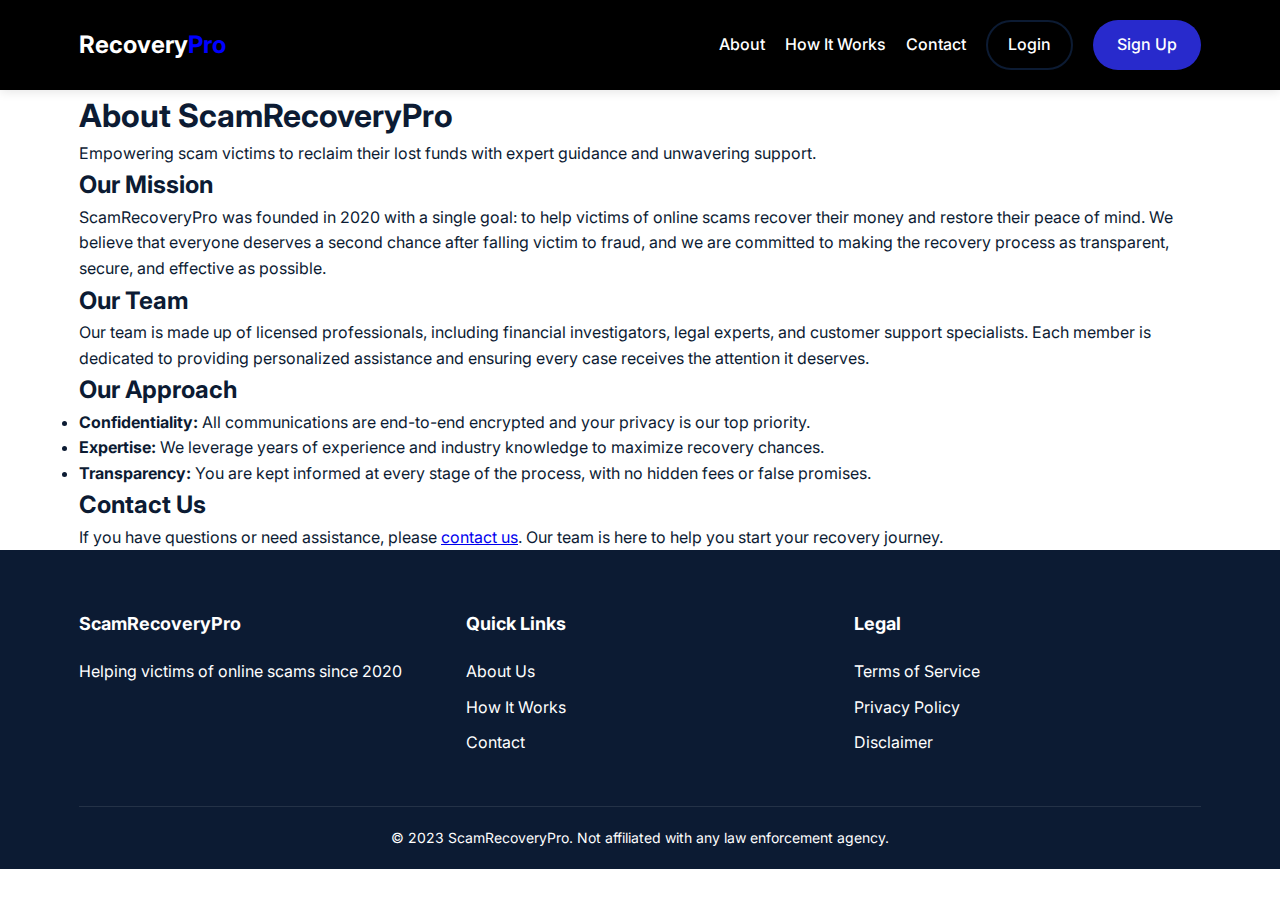
<file: about.html>
<!DOCTYPE html>
<html lang="en">
  <head>
    <meta charset="UTF-8" />
    <meta name="viewport" content="width=device-width, initial-scale=1.0" />
    <title>About Us - Scam Recovery Pro</title>
    <link rel="stylesheet" href="css/style.css" />
    <link
      href="https://fonts.googleapis.com/css2?family=Inter:wght@400;600&display=swap"
      rel="stylesheet"
    />
  </head>
  <body>
    <nav class="navbar">
      <div class="container">
        <a href="index.html" class="logo">Recovery<span>Pro</span></a>
        <div class="nav-links">
          <a href="about.html">About</a>
          <a href="index.html#how-it-works">How It Works</a>
          <a href="index.html#contact">Contact</a>
          <a href="login.html" class="btn-outline">Login</a>
          <a href="signup.html" class="btn-primary">Sign Up</a>
        </div>
      </div>
    </nav>
    <section class="about-hero">
      <div class="container">
        <h1>About ScamRecoveryPro</h1>
        <p>
          Empowering scam victims to reclaim their lost funds with expert
          guidance and unwavering support.
        </p>
      </div>
    </section>
    <section class="about-content">
      <div class="container">
        <h2>Our Mission</h2>
        <p>
          ScamRecoveryPro was founded in 2020 with a single goal: to help
          victims of online scams recover their money and restore their peace of
          mind. We believe that everyone deserves a second chance after falling
          victim to fraud, and we are committed to making the recovery process
          as transparent, secure, and effective as possible.
        </p>
        <h2>Our Team</h2>
        <p>
          Our team is made up of licensed professionals, including financial
          investigators, legal experts, and customer support specialists. Each
          member is dedicated to providing personalized assistance and ensuring
          every case receives the attention it deserves.
        </p>
        <h2>Our Approach</h2>
        <ul>
          <li>
            <strong>Confidentiality:</strong> All communications are end-to-end
            encrypted and your privacy is our top priority.
          </li>
          <li>
            <strong>Expertise:</strong> We leverage years of experience and
            industry knowledge to maximize recovery chances.
          </li>
          <li>
            <strong>Transparency:</strong> You are kept informed at every stage
            of the process, with no hidden fees or false promises.
          </li>
        </ul>
        <h2>Contact Us</h2>
        <p>
          If you have questions or need assistance, please
          <a href="index.html#contact">contact us</a>. Our team is here to help
          you start your recovery journey.
        </p>
      </div>
    </section>
    <footer class="footer">
      <div class="container">
        <div class="footer-content">
          <div class="footer-section">
            <h3>ScamRecoveryPro</h3>
            <p>Helping victims of online scams since 2020</p>
          </div>
          <div class="footer-section">
            <h3>Quick Links</h3>
            <ul>
              <li><a href="about.html">About Us</a></li>
              <li><a href="index.html#how-it-works">How It Works</a></li>
              <li><a href="index.html#contact">Contact</a></li>
            </ul>
          </div>
          <div class="footer-section">
            <h3>Legal</h3>
            <ul>
              <li><a href="#">Terms of Service</a></li>
              <li><a href="#">Privacy Policy</a></li>
              <li><a href="#">Disclaimer</a></li>
            </ul>
          </div>
        </div>
        <div class="footer-bottom">
          <p>
            &copy; 2023 ScamRecoveryPro. Not affiliated with any law enforcement
            agency.
          </p>
        </div>
      </div>
    </footer>
  </body>
</html>
</file>
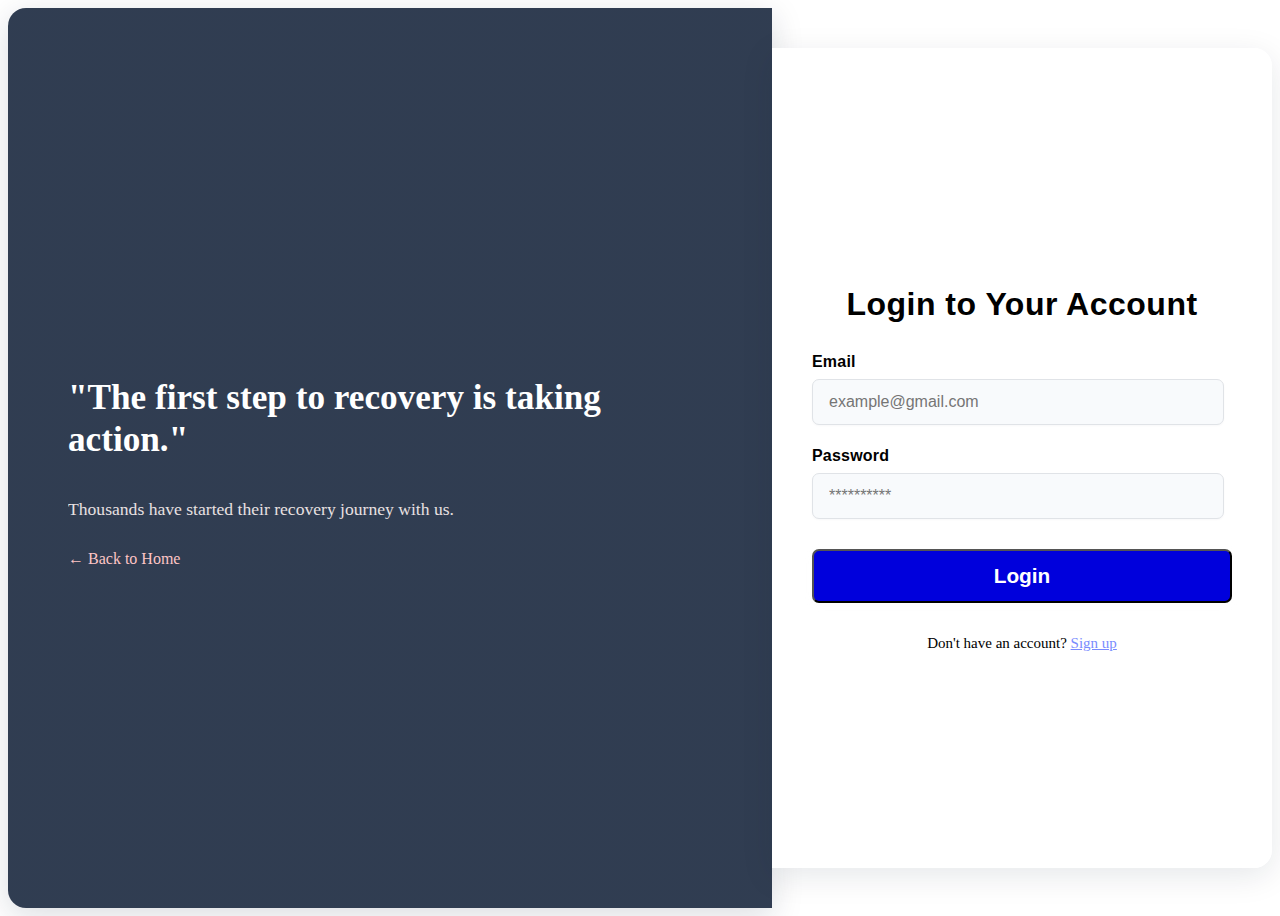
<file: login.html>
<!DOCTYPE html>
<html lang="en">
  <head>
    <meta charset="UTF-8" />
    <meta name="viewport" content="width=device-width, initial-scale=1.0" />
    <title>Login - Scam Recovery Pro</title>
    <link rel="stylesheet" href="css/auth.css" />
    <link
      href="https://fonts.googleapis.com/css2?family=Inter:wght@400;600&display=swap"
      rel="stylesheet"
    />
  </head>
  <body>
    <div class="auth-container">
      <div class="auth-left">
        <h2>"The first step to recovery is taking action."</h2>
        <p>Thousands have started their recovery journey with us.</p>
        <a href="index.html" class="btn-outline">← Back to Home</a>
      </div>
      <div class="auth-right">
        <h1>Login to Your Account</h1>
        <form id="loginForm">
          <div class="form-group">
            <label for="email">Email</label>
            <input
              type="email"
              id="email"
              placeholder="example@gmail.com"
              required
            />
            <div class="error-message" id="emailError"></div>
          </div>
          <div class="form-group">
            <label for="password">Password</label>
            <input
              type="password"
              id="password"
              placeholder="**********"
              required
            />
            <div class="error-message" id="passwordError"></div>
          </div>
          <button type="submit" class="btn-primary">Login</button>
          <div class="auth-links">
            <!-- <a href="#">Forgot Password?</a> -->
            <span
              >Don't have an account? <a href="signup.html">Sign up</a></span
            >
          </div>
        </form>
      </div>
    </div>

    <script src="js/main.js"></script>
  </body>
</html>
</file>
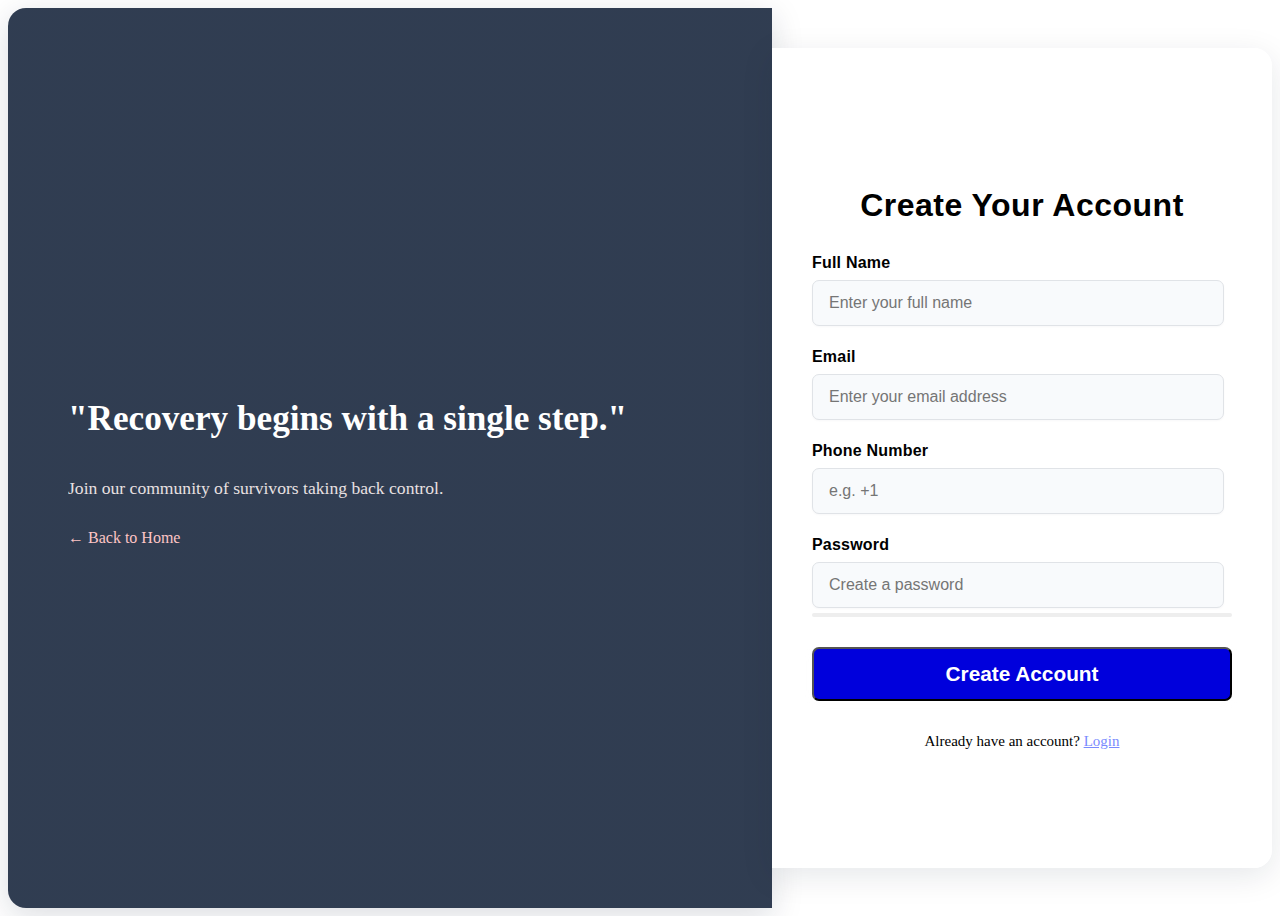
<file: signup.html>
<!DOCTYPE html>
<html lang="en">
  <head>
    <meta charset="UTF-8" />
    <meta name="viewport" content="width=device-width, initial-scale=1.0" />
    <title>Sign Up - Scam Recovery Pro</title>
    <link rel="stylesheet" href="css/auth.css" />
    <link
      href="https://fonts.googleapis.com/css2?family=Inter:wght@400;600&display=swap"
      rel="stylesheet"
    />
  </head>
  <body>
    <div class="auth-container">
      <div class="auth-left">
        <h2>"Recovery begins with a single step."</h2>
        <p>Join our community of survivors taking back control.</p>
        <a href="index.html" class="btn-outline">← Back to Home</a>
      </div>
      <div class="auth-right">
        <h1>Create Your Account</h1>
        <form id="signupForm">
          <div class="form-group">
            <label for="fullName">Full Name</label>
            <input
              type="text"
              id="fullName"
              required
              placeholder="Enter your full name"
            />
            <div class="error-message" id="nameError"></div>
          </div>
          <div class="form-group">
            <label for="email">Email</label>
            <input
              type="email"
              id="email"
              required
              placeholder="Enter your email address"
            />
            <div class="error-message" id="emailError"></div>
          </div>
          <div class="form-group">
            <label for="phone">Phone Number</label>
            <input type="tel" id="phone" placeholder="e.g. +1 " required />
            <div class="error-message" id="phoneError"></div>
          </div>
          <div class="form-group">
            <label for="password">Password</label>
            <input
              type="password"
              id="password"
              required
              placeholder="Create a password"
            />
            <div class="password-strength" id="passwordStrength"></div>
            <div class="error-message" id="passwordError"></div>
          </div>
          <button type="submit" class="btn-primary">Create Account</button>
          <div class="auth-links">
            <span>Already have an account? <a href="login.html">Login</a></span>
          </div>
        </form>
      </div>
    </div>

    <script src="js/main.js"></script>
  </body>
</html>
</file>
<file: css/style.css>
:root {
  --primary: #0c1b33;
  --secondary: #282acc;
  --white: #ffffff;
  --gray: #f4f6f9;
  --dark-gray: #d0d3d6;
  --error: #dc3545;
}

* {
  margin: 0;
  padding: 0;
  box-sizing: border-box;
  font-family: "Inter", sans-serif;
}

body {
  background-color: var(--white);
  color: var(--primary);
  line-height: 1.6;
}

.container {
  width: 90%;
  max-width: 1200px;
  margin: 0 auto;
  padding: 0 15px;
}

.btn-primary {
  background-color: var(--secondary);
  color: var(--white);
  border: none;
  padding: 12px 24px;
  border-radius: 30px;
  font-weight: 600;
  cursor: pointer;
  transition: all 0.3s ease;
  display: inline-block;
  text-decoration: none;
}

.btn-primary:hover {
  background-color: #3a9a33;
  transform: translateY(-2px);
}

.btn-outline {
  background-color: transparent;
  color: var(--primary);
  border: 2px solid var(--primary);
  padding: 10px 20px;
  border-radius: 30px;
  font-weight: 600;
  cursor: pointer;
  transition: all 0.3s ease;
  display: inline-block;
  text-decoration: none;
}

.btn-outline:hover {
  background-color: var(--primary);
  color: var(--white);
}

/* Navbar Styles */
.navbar {
  padding: 20px 0;
  background-color: #000 !important;
  box-shadow: 0 2px 10px rgba(0, 0, 0, 0.1);
  position: sticky;
  top: 0;
  z-index: 100;
}

.logo {
  font-size: 24px;
  font-weight: 700;
  color: white;
  text-decoration: none;
}

.logo span {
  color: blue;
}

.nav-links {
  display: flex;
  align-items: center;
  gap: 20px;
}

.nav-links a {
  color: rgb(255, 255, 255);
  text-decoration: none;
  font-weight: 500;
  transition: color 0.3s ease;
  z-index: 1000;
}

.navbar .container {
  display: flex;
  justify-content: space-between;
  align-items: center;
}

/* Hero Section */
.hero {
  position: relative;
  padding: 0;
  min-height: 480px;
  background: none;
}

.hero-image {
  position: relative;
  width: 100%;
  height: 400px;
  overflow: hidden;
}

.hero-image img {
  width: 100%;
  height: 100%;
  object-fit: cover;
  display: block;
}

.hero-content {
  position: absolute;
  top: 50%;
  left: 50%;
  transform: translate(-50%, -50%);
  color: #fff;
  text-align: center;
  width: 80%;
  z-index: 2;
}

.hero-image::after {
  content: "";
  position: absolute;
  top: 0;
  left: 0;
  right: 0;
  bottom: 0;
  background: rgba(0, 0, 0, 0.4);
  z-index: 1;
}

.hero::before {
  content: "";
  position: absolute;
  top: 0;
  left: 0;
  width: 100%;
  height: 100%;
  background: rgba(12, 27, 51, 0.7);
  z-index: 1;
}

.hero .container {
  display: flex;
  align-items: center;
  gap: 50px;
}

.hero-content {
  flex: 1;
}

.hero h1 {
  font-size: 40px;
  margin-bottom: 20px;
  line-height: 1;
}

.hero p {
  font-size: 15px;
  margin-bottom: 30px;
  color: var(--dark-gray);
}

/* Trust Section */
.trust-section {
  padding: 60px 0;
  background-color: var(--white);
}

.trust-items {
  display: flex;
  justify-content: space-between;
  flex-wrap: wrap;
  gap: 20px;
}

.trust-item {
  flex: 1;
  min-width: 250px;
  text-align: center;
  padding: 30px 20px;
  border-radius: 10px;
  background-color: var(--gray);
  transition: transform 0.3s ease;
}

.trust-item:hover {
  transform: translateY(-5px);
}

.trust-icon {
  font-size: 40px;
  margin-bottom: 15px;
}

/* Testimonials */
.testimonials {
  padding: 60px 0;
  background-color: var(--gray);
}

.testimonials h2 {
  text-align: center;
  margin-bottom: 40px;
}

.testimonial-carousel {
  position: relative;
  max-width: 800px;
  margin: 0 auto;
}

.testimonial {
  display: none;
  text-align: center;
  padding: 30px;
  background-color: var(--white);
  border-radius: 10px;
  box-shadow: 0 5px 15px rgba(0, 0, 0, 0.05);
}

.testimonial.active {
  display: block;
  animation: fadeIn 0.5s ease;
}

@keyframes fadeIn {
  from {
    opacity: 0;
  }
  to {
    opacity: 1;
  }
}

.testimonial p {
  font-size: 18px;
  font-style: italic;
  margin-bottom: 15px;
}

.author {
  font-weight: 600;
  color: var(--secondary);
}

.carousel-controls {
  display: flex;
  justify-content: center;
  gap: 20px;
  margin-top: 20px;
}

.carousel-controls button {
  background: none;
  border: none;
  font-size: 20px;
  cursor: pointer;
  color: var(--primary);
  transition: color 0.3s ease;
}

.carousel-controls button:hover {
  color: var(--secondary);
}

/* How It Works */
.how-it-works {
  padding: 60px 0;
  background-color: var(--white);
}

.how-it-works h2 {
  text-align: center;
  margin-bottom: 40px;
}

.steps {
  display: flex;
  justify-content: space-between;
  flex-wrap: wrap;
  gap: 20px;
}

.step {
  flex: 1;
  min-width: 250px;
  text-align: center;
  padding: 30px 20px;
  border-radius: 10px;
  background-color: var(--gray);
}

.step-number {
  width: 50px;
  height: 50px;
  background-color: var(--secondary);
  color: var(--white);
  border-radius: 50%;
  display: flex;
  align-items: center;
  justify-content: center;
  font-size: 24px;
  font-weight: 600;
  margin: 0 auto 20px;
}

/* Footer */
.footer {
  padding: 60px 0 20px;
  background-color: var(--primary);
  color: var(--white);
}

.footer-content {
  display: flex;
  justify-content: space-between;
  flex-wrap: wrap;
  gap: 40px;
  margin-bottom: 40px;
}

.footer-section {
  flex: 1;
  min-width: 200px;
}

.footer-section h3 {
  margin-bottom: 20px;
  font-size: 18px;
}

.footer-section ul {
  list-style: none;
}

.footer-section ul li {
  margin-bottom: 10px;
}

.footer-section ul li a {
  color: var(--white);
  text-decoration: none;
  transition: color 0.3s ease;
}

.footer-section ul li a:hover {
  color: var(--secondary);
}

.footer-bottom {
  text-align: center;
  padding-top: 20px;
  border-top: 1px solid rgba(255, 255, 255, 0.1);
  font-size: 14px;
}

/* Scam Info Form */
.scam-info {
  padding: 60px 0;
  min-height: calc(100vh - 80px);
  display: flex;
  align-items: center;
}

.scam-form-container {
  max-width: 600px;
  margin: 0 auto;
  background-color: var(--white);
  padding: 40px;
  border-radius: 10px;
  box-shadow: 0 5px 15px rgba(0, 0, 0, 0.05);
}

.scam-form-container h1 {
  margin-bottom: 20px;
}

.scam-form-container p {
  margin-bottom: 30px;
  color: var(--dark-gray);
}

.form-group {
  margin-bottom: 20px;
}

.form-group label {
  display: block;
  margin-bottom: 8px;
  font-weight: 600;
}

.form-group input,
.form-group select,
.form-group textarea {
  width: 100%;
  padding: 12px 15px;
  border: 1px solid #ddd;
  border-radius: 5px;
  font-size: 16px;
  transition: border-color 0.3s ease;
}

.form-group input:focus,
.form-group select:focus,
.form-group textarea:focus {
  border-color: var(--secondary);
  outline: none;
}

.form-group textarea {
  resize: vertical;
  min-height: 100px;
}

.error-message {
  color: var(--error);
  font-size: 14px;
  margin-top: 5px;
  display: none;
}

/* Hamburger Menu Styles */
.mobile-menu-btn {
  display: none;
  background: none;
  border: none;
  cursor: pointer;
  padding: 10px;
  z-index: 200;
  position: relative;
}

.mobile-menu-btn .hamburger {
  display: block;
  width: 28px;
  height: 3px;
  background: var(--primary);
  border-radius: 2px;
  position: relative;
  transition: background 0.3s;
}

.mobile-menu-btn .hamburger::before,
.mobile-menu-btn .hamburger::after {
  content: "";
  position: absolute;
  left: 0;
  width: 28px;
  height: 3px;
  background: var(--primary);
  border-radius: 2px;
  transition: transform 0.3s, top 0.3s, bottom 0.3s;
}

.mobile-menu-btn .hamburger::before {
  top: -9px;
}

.mobile-menu-btn .hamburger::after {
  top: 9px;
}

.mobile-menu-btn.open .hamburger {
  background: transparent;
}

.mobile-menu-btn.open .hamburger::before {
  transform: rotate(45deg);
  top: 0;
}

.mobile-menu-btn.open .hamburger::after {
  transform: rotate(-45deg);
  top: 0;
}

.sr-only {
  position: absolute;
  width: 1px;
  height: 1px;
  padding: 0;
  margin: -1px;
  overflow: hidden;
  clip: rect(0, 0, 0, 0);
  border: 0;
}

/* Mobile Nav Overlay */
.mobile-nav-overlay {
  display: none;
  position: fixed;
  top: 0;
  left: 0;
  width: 100vw;
  height: 100vh;
  background: rgba(0, 0, 0, 0.4);
  z-index: 150;
}

.mobile-nav-overlay.active {
  display: block;
}

.close-mobile-menu-btn {
  display: none;
  position: absolute;
  top: 18px;
  right: 18px;
  background: none;
  border: none;
  font-size: 2.2rem;
  color: var(--primary);
  cursor: pointer;
  z-index: 202;
}

/* Stats Section */
.stats-section {
  padding: 50px 0 30px 0;
  background: var(--gray);
}

.stats-items {
  display: flex;
  justify-content: center;
  gap: 32px;
  flex-wrap: wrap;
}

.stat-item {
  background: var(--white);
  border-radius: 18px;
  box-shadow: 0 4px 24px rgba(44, 62, 80, 0.08);
  padding: 36px 40px;
  min-width: 220px;
  text-align: center;
  transition: transform 0.2s, box-shadow 0.2s;
  display: flex;
  flex-direction: column;
  align-items: center;
}

.stat-item:hover {
  transform: translateY(-6px) scale(1.03);
  box-shadow: 0 8px 32px rgba(44, 62, 80, 0.15);
}

.stat-number {
  font-size: 2.5rem;
  font-weight: 700;
  color: var(--secondary);
  margin-bottom: 10px;
}

.stat-label {
  font-size: 1.1rem;
  color: var(--primary);
  opacity: 0.8;
}

/* Newsletter Section - Premium Restyle */
.newsletter-section {
  background: linear-gradient(120deg, #f4f6f9 0%, #e0e7ff 100%);
  padding: 64px 0 56px 0;
  display: flex;
  align-items: center;
  justify-content: center;
}

.newsletter-content {
  max-width: 540px;
  margin: 0 auto;
  background: var(--white);
  border-radius: 22px;
  box-shadow: 0 8px 32px rgba(44, 62, 80, 0.13);
  padding: 48px 36px 36px 36px;
  text-align: center;
  position: relative;
}

.newsletter-content h2 {
  font-size: 2.3rem;
  margin-bottom: 14px;
  color: var(--secondary);
  font-weight: 700;
}

.newsletter-content p {
  color: var(--primary);
  opacity: 0.85;
  margin-bottom: 28px;
  font-size: 1.15rem;
}

.newsletter-form {
  display: flex;
  gap: 0;
  justify-content: center;
  align-items: stretch;
  background: var(--gray);
  border-radius: 40px;
  box-shadow: 0 2px 8px rgba(44, 62, 80, 0.07);
  padding: 6px 8px 6px 0;
  position: relative;
}

.newsletter-form .newsletter-icon {
  display: flex;
  align-items: center;
  justify-content: center;
  padding: 0 16px;
  font-size: 1.5rem;
  color: var(--secondary);
  background: none;
}

.newsletter-form input[type="email"] {
  padding: 18px 18px 18px 0;
  border-radius: 40px 0 0 40px;
  border: none;
  font-size: 1.1rem;
  outline: none;
  background: transparent;
  flex: 1 1 220px;
  min-width: 0;
  color: var(--primary);
}

.newsletter-form input[type="email"]::placeholder {
  color: #8a8fa3;
  opacity: 1;
}

.newsletter-form button {
  padding: 0 32px;
  border-radius: 0 40px 40px 0;
  font-size: 1.1rem;
  font-weight: 700;
  background: linear-gradient(90deg, #282acc 0%, #3a9a33 100%);
  color: #fff;
  border: none;
  transition: background 0.2s, transform 0.2s;
  box-shadow: 0 2px 8px rgba(44, 62, 80, 0.1);
  cursor: pointer;
  display: flex;
  align-items: center;
}

.newsletter-form button:hover {
  background: linear-gradient(90deg, #3a9a33 0%, #282acc 100%);
  transform: translateY(-2px) scale(1.03);
}

@media (max-width: 700px) {
  .newsletter-content {
    padding: 28px 8px 22px 8px;
  }
  .newsletter-form {
    flex-direction: column;
    gap: 10px;
    padding: 8px 0;
    box-shadow: none;
  }
  .newsletter-form .newsletter-icon {
    display: none;
  }
  .newsletter-form input[type="email"] {
    border-radius: 40px;
    padding: 16px 16px;
    width: 100%;
  }
  .newsletter-form button {
    border-radius: 40px;
    width: 100%;
    padding: 14px 0;
    margin-top: 6px;
    justify-content: center;
  }
}

/* Responsive Styles */
@media (max-width: 768px) {
  .hero .container {
    flex-direction: column;
    text-align: center;
  }

  .hero-image {
    order: -1;
    margin-bottom: 30px;
  }

  .nav-links {
    display: none;
    flex-direction: column;
    position: fixed;
    top: 0;
    right: 0;
    width: 70vw;
    max-width: 320px;
    height: 100vh;
    background: var(--white);
    box-shadow: -2px 0 10px rgba(0, 0, 0, 0.08);
    padding: 80px 30px 30px 30px;
    z-index: 201;
    transition: transform 0.3s ease;
    transform: translateX(100%);
  }
  .nav-links.open {
    display: flex;
    transform: translateX(0);
    background-color: rgb(15, 14, 14);
  }
  .mobile-menu-btn {
    display: block;
  }
  .navbar .container {
    position: relative;
  }
  .hero h1 {
    font-size: 34px;
  }
  .trust-items,
  .steps {
    flex-direction: column;
  }
  .close-mobile-menu-btn {
    display: block;
  }
  .stats-items {
    flex-direction: column;
    gap: 20px;
    align-items: center;
  }
  .stat-item {
    min-width: 0;
    width: 90%;
    padding: 28px 0;
  }
}
</file>
<file: css/auth.css>
.auth-container {
  display: flex;
  min-height: 100vh;
  background: linear-gradient(120deg, var(--gray) 0%, var(--white) 100%);
}

.auth-left {
  flex: 1;
  background-color: var(--primary);
  color: var(--whitew);
  padding: 60px;
  display: flex;
  flex-direction: column;
  justify-content: center;
  background-image: linear-gradient(
      rgba(12, 27, 51, 0.85),
      rgba(12, 27, 51, 0.85)
    ),
    url("https://images.unsplash.com/photo-1506744038136-46273834b3fb?auto=format&fit=crop&w=800&q=80");
  background-size: cover;
  background-position: center;
  border-top-left-radius: 18px;
  border-bottom-left-radius: 18px;
  box-shadow: 0 8px 32px 0 rgba(12, 27, 51, 0.15);
}

.auth-left h2 {
  font-size: 2.2rem;
  margin-bottom: 20px;
  font-weight: 600;
  line-height: 1.2;
  color: white;
}

.auth-left p {
  font-size: 1.1rem;
  margin-bottom: 30px;
  opacity: 0.95;
  color: rgb(243, 234, 234);
}

.btn-outline {
    text-decoration: none;
    color: rgb(254, 197, 197);
}
.auth-right {
  flex: 1;
  padding: 60px 40px;
  display: flex;
  flex-direction: column;
  justify-content: center;
  background: rgba(255, 255, 255, 0.95);
  border-top-right-radius: 18px;
  border-bottom-right-radius: 18px;
  box-shadow: 0 8px 32px 0 rgba(12, 27, 51, 0.1);
  min-width: 350px;
  max-width: 420px;
  margin: 40px auto;
}

.auth-right h1 {
  font-size: 2rem;
  margin-bottom: 30px;
  color: var(--primary);
  font-weight: 700;
  letter-spacing: 0.5px;
  font-family: 'Gill Sans', 'Gill Sans MT', Calibri, 'Trebuchet MS', sans-serif;
  text-align: center;
}

.form-group {
  margin-bottom: 22px;
  font-family: 'Gill Sans', 'Gill Sans MT', Calibri, 'Trebuchet MS', sans-serif;
}

.form-group label {
  display: block;
  margin-bottom: 8px;
  font-weight: 600;
  color: var(--primary);
  letter-spacing: 0.2px;
}

.form-group input {
  width: 90%;
  padding: 13px 16px;
  border: 1.5px solid #e0e3e7;
  border-radius: 7px;
  font-size: 1rem;
  background: #f8fafc;
  transition: border-color 0.3s, box-shadow 0.3s;
  box-shadow: 0 1px 2px 0 rgba(12, 27, 51, 0.03);
}

.form-group input:focus {
  border-color: var(--secondary);
  outline: none;
  background: #fff;
  box-shadow: 0 2px 8px 0 rgba(75, 181, 67, 0.08);
}

.error-message {
  color: var(--error);
  font-size: 14px;
  margin-top: 5px;
  display: none;
}

.password-strength {
  height: 4px;
  background-color: #eee;
  margin-top: 5px;
  border-radius: 2px;
  overflow: hidden;
}

.password-strength::before {
  content: "";
  display: block;
  height: 100%;
  width: 0%;
  background-color: var(--error);
  transition: width 0.3s ease, background-color 0.3s ease;
}

.auth-links {
  margin-top: 24px;
  text-align: center;
}

.auth-links a {
  color: var(--secondary);
  font-weight: 500;
  transition: color 0.3s;
    text-decoration: underline;
  color: #798bfe;
}



.auth-links span {
  display: block;
  margin-top: 10px;
  color: var(--primary);
  font-size: 15px;
}

.btn-primary {
    color: white;
    font-weight: 600;
  width: 100%;
  padding: 13px 0;
  font-size: 1.3rem;
  border-radius: 7px;
  margin-top: 8px;
  margin-bottom: 8px;
  box-shadow: 0 2px 8px 0 rgba(239, 239, 239, 0.08);
  background-color: rgb(0, 0, 220);
}

@media (max-width: 1024px) {
  .auth-container {
    flex-direction: column;
    background: var(--gray);
  }
  .auth-left,
  .auth-right {
    border-radius: 0;
    box-shadow: none;
    margin: 0;
    padding: 40px 20px;
  }
  .auth-right {
    max-width: 100%;
    min-width: unset;
  }
}

@media (max-width: 600px) {
  .auth-container {
    flex-direction: column;
    min-height: unset;
  }
  .auth-left,
  .auth-right {
    padding: 28px 8px;
  }
  .auth-right {
    margin: 0;
  }
  .auth-left h2 {
    font-size: 1.3rem;
  }
  .auth-right h1 {
    font-size: 1.3rem;
  }
}
</file>
